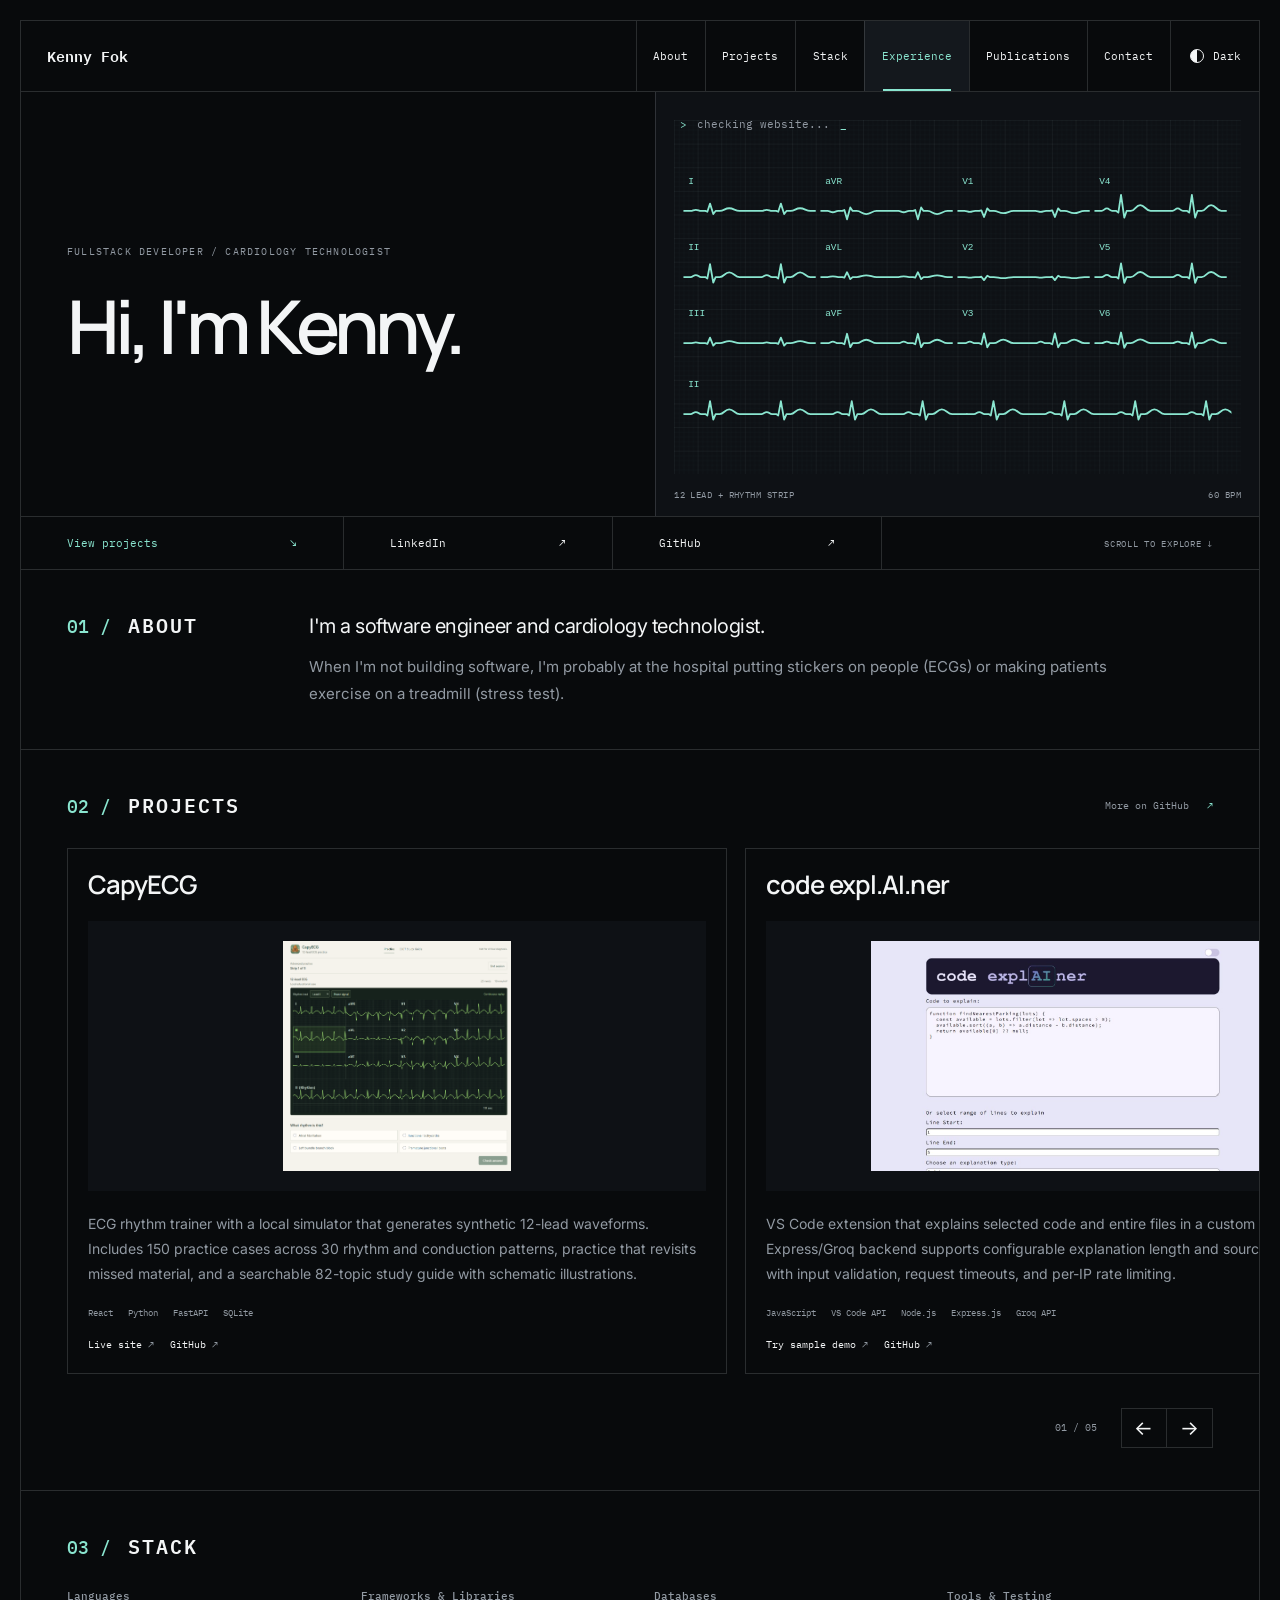
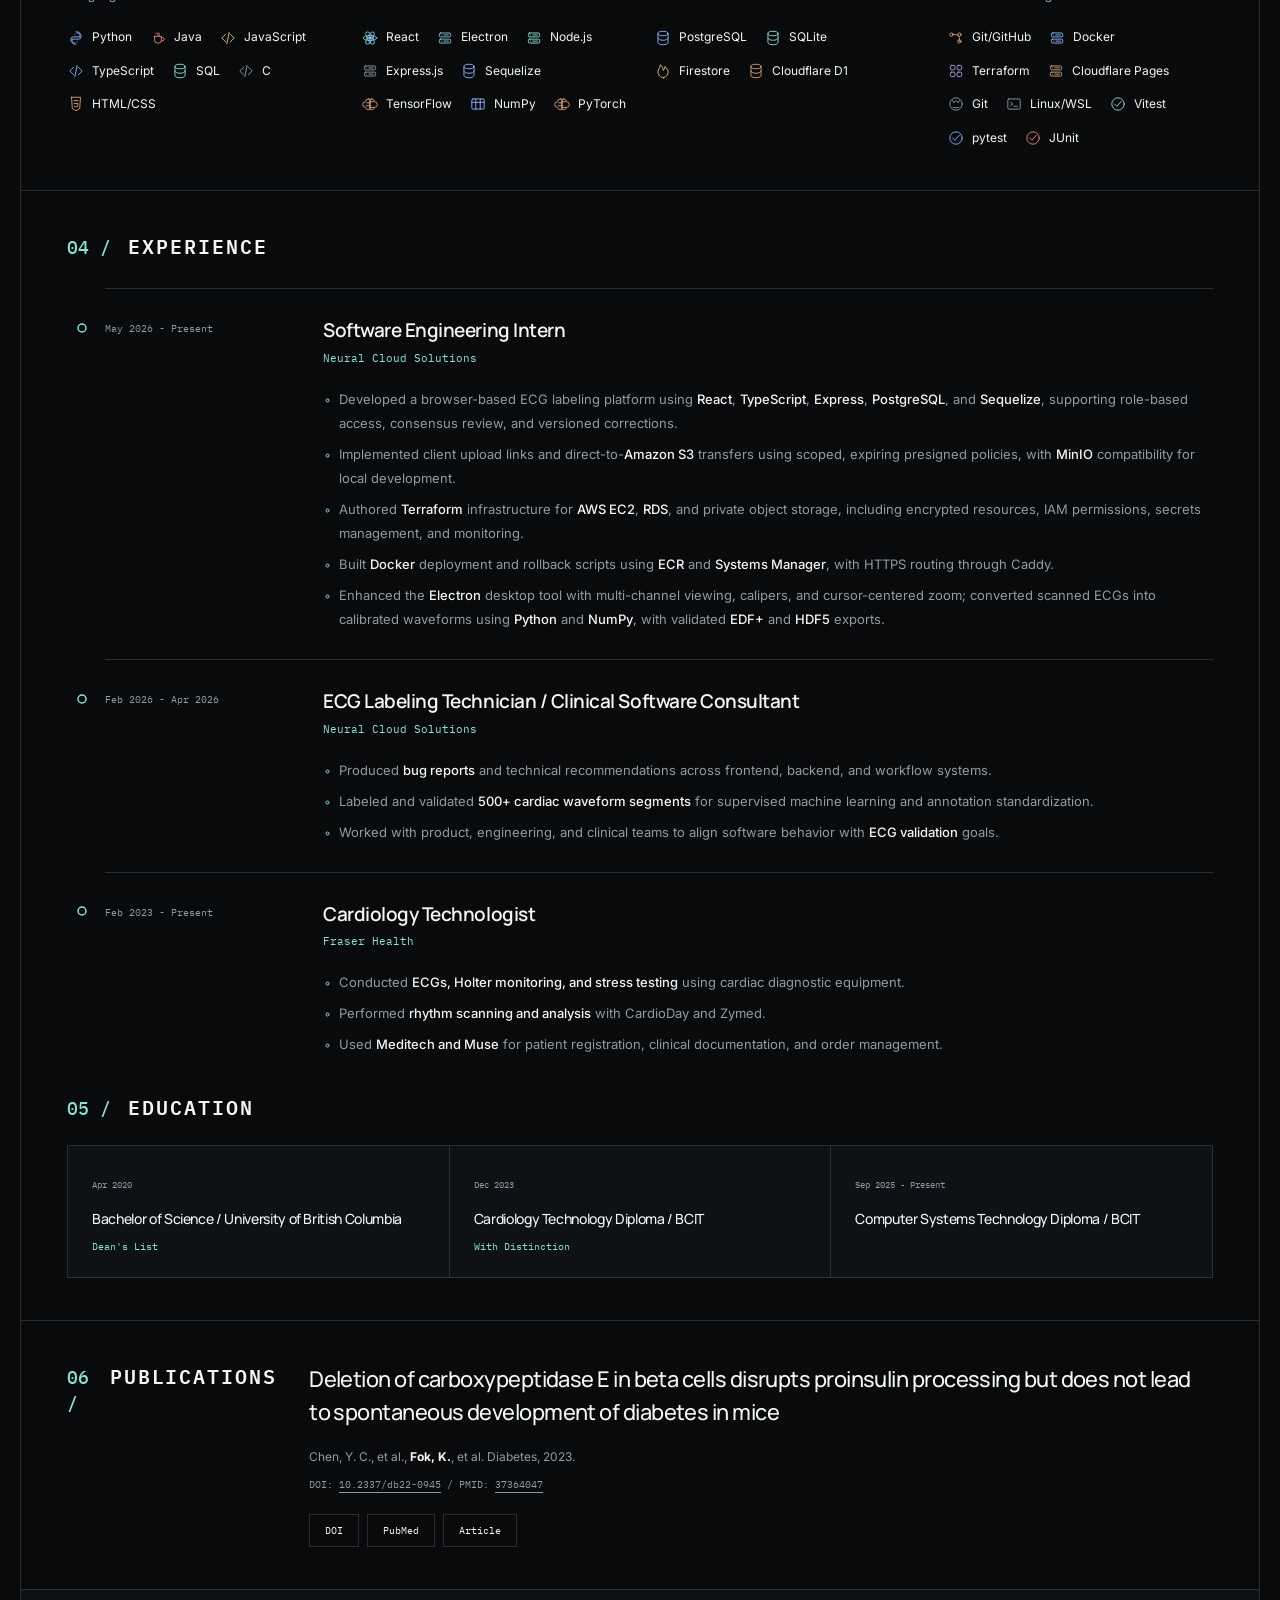
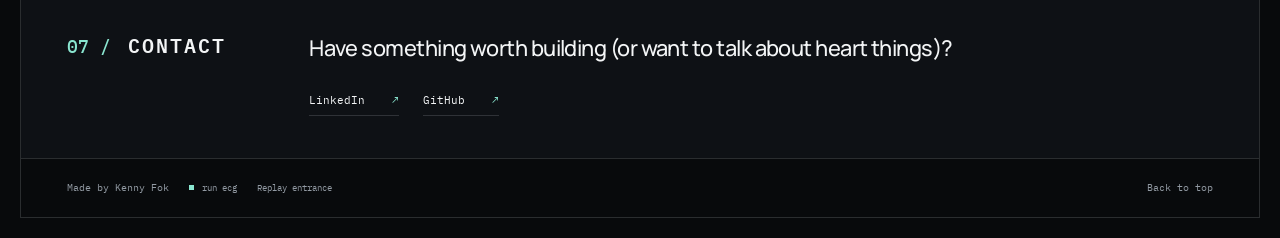
<file: index.html>
<!doctype html>
<html lang="en">
  <head>
    <meta charset="utf-8" />
    <meta name="viewport" content="width=device-width, initial-scale=1" />
    <meta
      name="description"
      content="Kenny Fok is a fullstack developer and cardiology technologist building web apps, developer tools, and data-driven software."
    />
    <meta property="og:title" content="Kenny Fok | Fullstack Developer" />
    <meta
      property="og:description"
      content="Software engineer with a cardiology technologist's training. Web apps, validation tooling, and research software."
    />
    <meta property="og:type" content="website" />
    <meta name="theme-color" content="#0a0c0b" />
    <title>Kenny Fok | Fullstack Developer</title>
    <script>
      // Storage may be unavailable in private browsing. Keep the site usable.
      try {
        document.documentElement.dataset.theme = localStorage.getItem("theme") || "dark";
        if (!localStorage.getItem("kenny-ecg-intro-seen") &&
            !matchMedia("(prefers-reduced-motion: reduce)").matches && !location.hash) {
          document.documentElement.classList.add("intro-pending");
        }
      } catch (_) {
        document.documentElement.dataset.theme = "dark";
      }
    </script>
    <link rel="stylesheet" href="assets/css/main.css?v=17" />
  </head>
  <body id="top">
    <a class="skip-link" href="#main">Skip to content</a>
    <div class="site-intro" aria-hidden="true">
      <div class="intro-label"><span>KF / INITIALIZING</span><span>01 — 01</span></div>
      <svg viewBox="0 0 1000 240" preserveAspectRatio="xMidYMid meet" focusable="false">
        <path class="intro-baseline" d="M0 130H1000" />
        <path class="intro-trace" pathLength="1" d="M0 130H190C205 130 210 112 225 112S245 130 260 130H345L365 148L390 38L418 192L438 130H515C540 130 552 88 580 88S620 130 650 130H1000" />
      </svg>
      <div class="intro-label intro-label--bottom"><span>NORMAL SINUS RHYTHM</span><span>KENNY FOK</span></div>
    </div>
    <svg class="icon-sprite" aria-hidden="true" focusable="false">
      <symbol id="icon-react" viewBox="0 0 32 32">
        <circle cx="16" cy="16" r="2.4" fill="currentColor" />
        <ellipse cx="16" cy="16" rx="12" ry="4.6" />
        <ellipse cx="16" cy="16" rx="12" ry="4.6" transform="rotate(60 16 16)" />
        <ellipse cx="16" cy="16" rx="12" ry="4.6" transform="rotate(120 16 16)" />
      </symbol>
      <symbol id="icon-code" viewBox="0 0 32 32">
        <path d="M12 9 5 16l7 7M20 9l7 7-7 7M18 6l-4 20" />
      </symbol>
      <symbol id="icon-html" viewBox="0 0 32 32">
        <path d="M8 4h16l-1.5 20L16 28l-6.5-4L8 4Z" />
        <path d="M12 10h8M12.5 15h7L19 20l-3 1.5L13 20" />
      </symbol>
      <symbol id="icon-css" viewBox="0 0 32 32">
        <path d="M8 4h16l-1.5 20L16 28l-6.5-4L8 4Z" />
        <path d="M20 10h-8l.5 5H19l-.5 5-2.5 1.5-2.5-1.5" />
      </symbol>
      <symbol id="icon-grid" viewBox="0 0 32 32">
        <rect x="6" y="6" width="8" height="8" rx="2" />
        <rect x="18" y="6" width="8" height="8" rx="2" />
        <rect x="6" y="18" width="8" height="8" rx="2" />
        <rect x="18" y="18" width="8" height="8" rx="2" />
      </symbol>
      <symbol id="icon-server" viewBox="0 0 32 32">
        <rect x="6" y="7" width="20" height="7" rx="2" />
        <rect x="6" y="18" width="20" height="7" rx="2" />
        <path d="M10 10.5h.1M10 21.5h.1M14 10.5h8M14 21.5h8" />
      </symbol>
      <symbol id="icon-python" viewBox="0 0 32 32">
        <path d="M16 5c4 0 7 1 7 4v5H11a4 4 0 0 0-4 4v2c0 3 3 5 7 5" />
        <path d="M16 27c-4 0-7-1-7-4v-5h12a4 4 0 0 0 4-4v-2c0-3-3-5-7-5" />
        <path d="M14 9h.1M18 23h.1" />
      </symbol>
      <symbol id="icon-cup" viewBox="0 0 32 32">
        <path d="M10 13h12v7a5 5 0 0 1-5 5h-2a5 5 0 0 1-5-5v-7Z" />
        <path d="M22 15h2a3 3 0 0 1 0 6h-2M12 8c2-2 6 0 3 3M18 7c2 2-2 3 0 5" />
      </symbol>
      <symbol id="icon-database" viewBox="0 0 32 32">
        <ellipse cx="16" cy="8" rx="9" ry="4" />
        <path d="M7 8v16c0 2.2 4 4 9 4s9-1.8 9-4V8M7 16c0 2.2 4 4 9 4s9-1.8 9-4" />
      </symbol>
      <symbol id="icon-flame" viewBox="0 0 32 32">
        <path d="M17 28c5-2 8-5 8-10 0-4-2-7-6-10 .5 3-.5 5-3 7 .5-4-1-7-5-10 1 5-4 7-4 13 0 5 4 9 10 10Z" />
      </symbol>
      <symbol id="icon-heartbeat" viewBox="0 0 32 32">
        <path d="M5 16h5l2-6 5 14 3-8h7" />
        <path d="M8 13c-2-5 5-9 8-3 3-6 10-2 8 4" />
      </symbol>
      <symbol id="icon-table" viewBox="0 0 32 32">
        <rect x="5" y="7" width="22" height="18" rx="2" />
        <path d="M5 13h22M12 7v18M20 7v18" />
      </symbol>
      <symbol id="icon-brain" viewBox="0 0 32 32">
        <path d="M13 7a5 5 0 0 0-5 5 5 5 0 0 0 0 10 5 5 0 0 0 8 3V8a5 5 0 0 0-3-1Z" />
        <path d="M19 7a5 5 0 0 1 5 5 5 5 0 0 1 0 10 5 5 0 0 1-8 3V8a5 5 0 0 1 3-1Z" />
        <path d="M10 14h6M16 19H9M16 12h6M16 22h7" />
      </symbol>
      <symbol id="icon-eye" viewBox="0 0 32 32">
        <path d="M4 16s4-8 12-8 12 8 12 8-4 8-12 8S4 16 4 16Z" />
        <circle cx="16" cy="16" r="3" />
      </symbol>
      <symbol id="icon-check" viewBox="0 0 32 32">
        <circle cx="16" cy="16" r="11" />
        <path d="m10 16 4 4 8-9" />
      </symbol>
      <symbol id="icon-git" viewBox="0 0 32 32">
        <path d="M10 10h7a5 5 0 0 1 5 5v7" />
        <circle cx="8" cy="10" r="3" />
        <circle cx="22" cy="22" r="3" />
        <circle cx="22" cy="10" r="3" />
      </symbol>
      <symbol id="icon-github" viewBox="0 0 32 32">
        <circle cx="16" cy="16" r="11" />
        <path d="M11 22c1.5 1 8.5 1 10 0M12 13c1-3 7-3 8 0M12 13l-2-3M20 13l2-3" />
      </symbol>
      <symbol id="icon-terminal" viewBox="0 0 32 32">
        <rect x="5" y="7" width="22" height="18" rx="2" />
        <path d="m10 13 4 3-4 3M16 20h6" />
      </symbol>
      <symbol id="icon-figma" viewBox="0 0 32 32">
        <circle cx="12" cy="9" r="4" />
        <circle cx="20" cy="9" r="4" />
        <circle cx="12" cy="16" r="4" />
        <circle cx="20" cy="16" r="4" />
        <circle cx="12" cy="23" r="4" />
      </symbol>
    </svg>
    <header class="site-header">
      <a class="brand" href="#top" aria-label="Kenny Fok home">Kenny Fok</a>
      <nav class="site-nav" aria-label="Primary navigation">
        <a href="#about">About</a>
        <a href="#work">Projects</a>
        <a href="#stack">Stack</a>
        <a href="#experience">Experience</a>
        <a href="#publications">Publications</a>
        <a href="#contact">Contact</a>
        <button
          class="theme-toggle"
          type="button"
          aria-label="Toggle color theme"
        >
          Dark
        </button>
      </nav>
    </header>

    <main id="main">
      <section class="hero" aria-labelledby="intro-title">
        <div class="hero-copy">
        <p class="eyebrow" data-hero>Fullstack Developer / Cardiology Technologist</p>
        <h1 id="intro-title" data-hero>Hi, I'm Kenny.</h1>
        </div>
        <div class="signal-art">
          <div class="terminal-status" role="img" aria-label="Website heartbeat animation: checking website, then website healthy.">
            <span class="terminal-prompt" aria-hidden="true">&gt;</span>
            <span class="terminal-readout" aria-hidden="true">
              <span class="terminal-state terminal-checking">checking website<span class="terminal-dots"><span>.</span><span>.</span><span>.</span></span></span>
              <span class="terminal-state terminal-healthy"><span class="heartbeat-dot"></span>website healthy</span>
            </span>
            <span class="terminal-cursor" aria-hidden="true">_</span>
          </div>
          <svg class="hero-ecg" viewBox="0 0 960 600" role="img" aria-label="A continuously scrolling single-lead ECG showing sinus rhythm." focusable="false">
            <defs>
              <pattern id="ecg-small-grid" width="8" height="8" patternUnits="userSpaceOnUse"><path d="M8 0H0V8" class="ecg-grid-minor" /></pattern>
              <pattern id="ecg-paper-grid" width="40" height="40" patternUnits="userSpaceOnUse"><rect width="40" height="40" fill="url(#ecg-small-grid)" /><path d="M40 0H0V40" class="ecg-grid-major" /></pattern>
              <path id="sinus-beats" vector-effect="non-scaling-stroke" d="M0 300 h24 c8 0 10 -12 18 -12 s10 12 18 12 h14 l7 8 l9 -84 l11 108 l8 -32 h14 c14 0 17 -28 32 -28 s20 28 35 28 h50 h24 c8 0 10 -12 18 -12 s10 12 18 12 h14 l7 8 l9 -84 l11 108 l8 -32 h14 c14 0 17 -28 32 -28 s20 28 35 28 h50 h24 c8 0 10 -12 18 -12 s10 12 18 12 h14 l7 8 l9 -84 l11 108 l8 -32 h14 c14 0 17 -28 32 -28 s20 28 35 28 h50 h24 c8 0 10 -12 18 -12 s10 12 18 12 h14 l7 8 l9 -84 l11 108 l8 -32 h14 c14 0 17 -28 32 -28 s20 28 35 28 h50 " />
            </defs>
            <rect width="960" height="600" fill="url(#ecg-paper-grid)" />
            <g class="ecg-strip">
              <use href="#sinus-beats" />
              <use href="#sinus-beats" x="960" />
            </g>
          </svg>
          <div class="signal-caption" aria-hidden="true"><span>12 LEAD + RHYTHM STRIP</span><span>60 BPM</span></div>
        </div>
        <div class="hero-actions" aria-label="Intro links" data-hero>
          <a href="#work">View projects <span aria-hidden="true">↘</span></a>
          <a href="https://www.linkedin.com/in/kennyfok/">LinkedIn <span aria-hidden="true">↗</span></a>
          <a href="https://github.com/kennyklfok">GitHub <span aria-hidden="true">↗</span></a>
          <span class="hero-scroll" aria-hidden="true">SCROLL TO EXPLORE ↓</span>
        </div>
      </section>

      <section class="section split" id="about" aria-labelledby="about-title">
        <div class="reveal">
          <h2 class="section-kicker" id="about-title" data-index="01">About</h2>
        </div>
        <div class="section-body reveal">
          <p>
            I'm a software engineer and cardiology technologist.
          </p>
          <p>
          When I'm not building software, I'm probably at the hospital putting stickers on people (ECGs) or making patients exercise on a treadmill (stress test). 
          </p>
        </div>
      </section>

      <section class="section" id="work" aria-labelledby="work-title">
        <div class="section-heading reveal">
          <div>
            <h2 class="section-kicker" id="work-title" data-index="02">Projects</h2>
          </div>
          <a class="text-link" href="https://github.com/kennyklfok"
            >More on GitHub</a
          >
        </div>
        <div class="project-grid" id="project-track" role="region" aria-roledescription="carousel" aria-label="Project gallery. Use left and right arrow keys to browse." tabindex="0">
          <article class="project-card reveal">
            <div class="card-top">
              <div class="project-links">
                <a href="https://capyecg.onrender.com/">Live site</a>
                <a href="https://github.com/kennyklfok/CapyECG">GitHub</a>
              </div>
            </div>
            <h3>CapyECG</h3>
            <p class="card-problem">
              ECG rhythm trainer with a local simulator that generates synthetic
              12-lead waveforms. Includes 150 practice cases across 30 rhythm
              and conduction patterns, practice that revisits missed material,
              and a searchable 82-topic study guide with schematic illustrations.
            </p>
            <ul class="tags" aria-label="Technologies">
              <li>React</li>
              <li>Python</li>
              <li>FastAPI</li>
              <li>SQLite</li>
            </ul>
            <figure class="project-media">
              <a class="project-preview" href="assets/images/projects/capyecg-answers.png" target="_blank" rel="noopener" aria-label="Expand CapyECG screenshot">
                <img src="assets/images/projects/capyecg-answers.png" alt="CapyECG practice screen with a twelve-lead ECG, rhythm strip, and multiple-choice answer options" width="1022" height="1031" loading="eager" decoding="async" />
              </a>
              <figcaption>Live app · ECG rhythm practice <span aria-hidden="true">↗</span></figcaption>
            </figure>
          </article>
          <article class="project-card reveal">
            <div class="card-top">
              <div class="project-links">
                <a href="assets/demos/code-explainer/">Try sample demo</a>
                <a href="https://github.com/kennyklfok/hackthebreak2026"
                  >GitHub</a
                >
              </div>
            </div>
            <h3>code expl.AI.ner</h3>
            <p class="card-problem">
              VS Code extension that explains selected code and entire files
              in a custom webview. An Express/Groq backend supports configurable
              explanation length and source line references, with input validation,
              request timeouts, and per-IP rate limiting.
            </p>
            <ul class="tags" aria-label="Technologies">
              <li>JavaScript</li>
              <li>VS Code API</li>
              <li>Node.js</li>
              <li>Express.js</li>
              <li>Groq API</li>
            </ul>
            <figure class="project-media">
              <a class="project-preview" href="assets/images/projects/code-explainer.png" target="_blank" rel="noopener" aria-label="Expand code expl.AI.ner screenshot">
                <img src="assets/images/projects/code-explainer.png" alt="Code explainer webview displaying a JavaScript function and line selection controls" width="1265" height="712" loading="eager" decoding="async" />
              </a>
              <figcaption>Extension webview · sample JavaScript <span aria-hidden="true">↗</span></figcaption>
            </figure>
          </article>
          <article class="project-card reveal" id="project-hospital">
            <div class="card-top">
              <div class="project-links">
                <a href="https://bh-card-website.web.app/">Live site</a>
                <a href="https://github.com/kennyklfok/BH-CARD-Website"
                  >GitHub</a
                >
              </div>
            </div>
            <h3>Burnaby Hospital Diagnostic Cardiology Website</h3>
            <p class="card-problem">
              Responsive multi-page clinical department website built with a
              modular frontend architecture, Vite-optimized assets, and
              Firebase hosting for production delivery.
            </p>
            <ul class="tags" aria-label="Technologies">
              <li>HTML</li>
              <li>CSS</li>
              <li>Firebase</li>
            </ul>
            <figure class="project-media">
              <a class="project-preview" href="assets/images/projects/hospital.png" target="_blank" rel="noopener" aria-label="Expand Burnaby Hospital Diagnostic Cardiology Website screenshot">
                <img src="assets/images/projects/hospital.png" alt="Burnaby Hospital Diagnostic Cardiology website showing service navigation in its desktop layout" width="1102" height="892" loading="eager" decoding="async" />
              </a>
              <figcaption>Live site · desktop view <span aria-hidden="true">↗</span></figcaption>
            </figure>
          </article>
          <article class="project-card reveal">
            <div class="card-top">
              <div class="project-links">
                <a href="https://bby-27.web.app/">Live site</a>
                <a href="https://github.com/kennyklfok/SureSpot">GitHub</a>
              </div>
            </div>
            <h3>SureSpot</h3>
            <p class="card-problem">
              Real-time parking availability tracker with Firebase auth,
              Firestore data, geocoding, interactive map visualization, and
              Agile team collaboration.
            </p>
            <ul class="tags" aria-label="Technologies">
              <li>JavaScript</li>
              <li>Firestore</li>
              <li>MapTiler</li>
            </ul>
            <figure class="project-media">
              <a class="project-preview" href="assets/images/projects/surespot.png" target="_blank" rel="noopener" aria-label="Expand SureSpot screenshot">
                <img src="assets/images/projects/surespot.png" alt="SureSpot parking map centered on BCIT with parking status legend and navigation controls" width="1102" height="892" loading="eager" decoding="async" />
              </a>
              <figcaption>Live app · BCIT parking map <span aria-hidden="true">↗</span></figcaption>
            </figure>
          </article>
          <article class="project-card reveal" id="project-holter">
            <div class="card-top">
              <div class="project-links">
                <a href="https://holter-box-check.pages.dev/">Live site</a>
                <a href="https://github.com/kennyklfok/holter-box-check">GitHub</a>
              </div>
            </div>
            <h3>Holter Box Check</h3>
            <p class="card-problem">
              Staff check-in tool for a hospital Holter drop-off box. Records timestamped checks and recent history, with expiring sessions, rate-limited sign-in, and duplicate-safe submissions backed by Cloudflare D1.
            </p>
            <ul class="tags" aria-label="Technologies">
              <li>TypeScript</li>
              <li>Cloudflare Pages</li>
              <li>Pages Functions</li>
              <li>D1</li>
            </ul>
            <figure class="project-media">
              <a class="project-preview" href="assets/images/projects/holter.png" target="_blank" rel="noopener" aria-label="Expand Holter Box Check screenshot">
                <img src="assets/images/projects/holter.png" alt="Holter Box Check dashboard with a sample staff check and check-in button" width="1280" height="720" loading="eager" decoding="async" />
              </a>
              <figcaption>Check-in dashboard · sample data <span aria-hidden="true">↗</span></figcaption>
            </figure>
          </article>
        </div>
        <div class="project-controls">
          <div class="project-pagination" aria-label="Choose a project"></div>
          <span class="project-counter" aria-live="polite" aria-atomic="true">01 / 05</span>
          <div class="project-arrows">
            <button type="button" class="project-prev" aria-label="Previous project" aria-controls="project-track">←</button>
            <button type="button" class="project-next" aria-label="Next project" aria-controls="project-track">→</button>
          </div>
        </div>
      </section>

      <section
        class="section stack-section"
        id="stack"
        aria-labelledby="stack-title"
      >
        <div class="reveal">
          <h2 class="section-kicker" id="stack-title" data-index="03">Stack</h2>
        </div>
        <div class="stack-grid" aria-label="Technical stack">
          <section class="stack-column reveal">
            <h3>Languages</h3>
            <ul class="skill-list">
              <li><svg class="skill-icon tone-blue" aria-hidden="true"><use href="#icon-python"></use></svg>Python</li>
              <li><svg class="skill-icon tone-red" aria-hidden="true"><use href="#icon-cup"></use></svg>Java</li>
              <li><svg class="skill-icon tone-yellow" aria-hidden="true"><use href="#icon-code"></use></svg>JavaScript</li>
              <li><svg class="skill-icon tone-blue" aria-hidden="true"><use href="#icon-code"></use></svg>TypeScript</li>
              <li><svg class="skill-icon tone-teal" aria-hidden="true"><use href="#icon-database"></use></svg>SQL</li>
              <li><svg class="skill-icon tone-gray" aria-hidden="true"><use href="#icon-code"></use></svg>C</li>
              <li><svg class="skill-icon tone-orange" aria-hidden="true"><use href="#icon-html"></use></svg>HTML/CSS</li>
            </ul>
          </section>
          <section class="stack-column reveal">
            <h3>Frameworks &amp; Libraries</h3>
            <ul class="skill-list">
              <li><svg class="skill-icon tone-cyan" aria-hidden="true"><use href="#icon-react"></use></svg>React</li>
              <li><svg class="skill-icon tone-cyan" aria-hidden="true"><use href="#icon-server"></use></svg>Electron</li>
              <li><svg class="skill-icon tone-green" aria-hidden="true"><use href="#icon-server"></use></svg>Node.js</li>
              <li><svg class="skill-icon tone-gray" aria-hidden="true"><use href="#icon-server"></use></svg>Express.js</li>
              <li><svg class="skill-icon tone-blue" aria-hidden="true"><use href="#icon-database"></use></svg>Sequelize</li>
              <li><svg class="skill-icon tone-orange" aria-hidden="true"><use href="#icon-brain"></use></svg>TensorFlow</li>
              <li><svg class="skill-icon tone-blue" aria-hidden="true"><use href="#icon-table"></use></svg>NumPy</li>
              <li><svg class="skill-icon tone-orange" aria-hidden="true"><use href="#icon-brain"></use></svg>PyTorch</li>
            </ul>
          </section>
          <section class="stack-column reveal">
            <h3>Databases</h3>
            <ul class="skill-list">
              <li><svg class="skill-icon tone-blue" aria-hidden="true"><use href="#icon-database"></use></svg>PostgreSQL</li>
              <li><svg class="skill-icon tone-teal" aria-hidden="true"><use href="#icon-database"></use></svg>SQLite</li>
              <li><svg class="skill-icon tone-yellow" aria-hidden="true"><use href="#icon-flame"></use></svg>Firestore</li>
              <li><svg class="skill-icon tone-orange" aria-hidden="true"><use href="#icon-database"></use></svg>Cloudflare D1</li>
            </ul>
          </section>
          <section class="stack-column reveal">
            <h3>Tools &amp; Testing</h3>
            <ul class="skill-list">
              <li><svg class="skill-icon tone-orange" aria-hidden="true"><use href="#icon-git"></use></svg>Git/GitHub</li>
              <li><svg class="skill-icon tone-blue" aria-hidden="true"><use href="#icon-server"></use></svg>Docker</li>
              <li><svg class="skill-icon tone-purple" aria-hidden="true"><use href="#icon-grid"></use></svg>Terraform</li>
              <li><svg class="skill-icon tone-orange" aria-hidden="true"><use href="#icon-server"></use></svg>Cloudflare Pages</li>
              <li><svg class="skill-icon tone-gray" aria-hidden="true"><use href="#icon-github"></use></svg>Git</li>
              <li><svg class="skill-icon tone-gray" aria-hidden="true"><use href="#icon-terminal"></use></svg>Linux/WSL</li>
              <li><svg class="skill-icon tone-green" aria-hidden="true"><use href="#icon-check"></use></svg>Vitest</li>
              <li><svg class="skill-icon tone-blue" aria-hidden="true"><use href="#icon-check"></use></svg>pytest</li>
              <li><svg class="skill-icon tone-red" aria-hidden="true"><use href="#icon-check"></use></svg>JUnit</li>
            </ul>
          </section>
        </div>
      </section>

      <section
        class="section timeline"
        id="experience"
        aria-labelledby="experience-title"
      >
        <div class="section-heading reveal">
          <div>
            <h2 class="section-kicker" id="experience-title" data-index="04">Experience</h2>
          </div>
        </div>
        <div class="timeline-flow">
          <ol>
          <li class="reveal">
            <span>May 2026 - Present</span>
            <div>
              <h3>Software Engineering Intern</h3>
              <h5>Neural Cloud Solutions</h5>

              <ul class="detail-list">
                <li>Developed a browser-based ECG labeling platform using <strong>React</strong>, <strong>TypeScript</strong>, <strong>Express</strong>, <strong>PostgreSQL</strong>, and <strong>Sequelize</strong>, supporting role-based access, consensus review, and versioned corrections.</li>
                <li>Implemented client upload links and direct-to-<strong>Amazon S3</strong> transfers using scoped, expiring presigned policies, with <strong>MinIO</strong> compatibility for local development.</li>
                <li>Authored <strong>Terraform</strong> infrastructure for <strong>AWS EC2</strong>, <strong>RDS</strong>, and private object storage, including encrypted resources, IAM permissions, secrets management, and monitoring.</li>
                <li>Built <strong>Docker</strong> deployment and rollback scripts using <strong>ECR</strong> and <strong>Systems Manager</strong>, with HTTPS routing through Caddy.</li>
                <li>Enhanced the <strong>Electron</strong> desktop tool with multi-channel viewing, calipers, and cursor-centered zoom; converted scanned ECGs into calibrated waveforms using <strong>Python</strong> and <strong>NumPy</strong>, with validated <strong>EDF+</strong> and <strong>HDF5</strong> exports.</li>
              </ul>
            </div>
          </li>
          <li class="reveal">
            <span>Feb 2026 - Apr 2026</span>
            <div>
              <h3>ECG Labeling Technician / Clinical Software Consultant</h3>
              <h5>Neural Cloud Solutions</h5>
              <ul class="detail-list">
                <li>
                  Produced <strong>bug reports</strong> and technical recommendations across
                  frontend, backend, and workflow systems.
                </li>
                <li>
                  Labeled and validated <strong>500+ cardiac waveform segments</strong> for
                  supervised machine learning and annotation standardization.
                </li>
                <li>
                  Worked with product, engineering, and clinical teams to align
                  software behavior with <strong>ECG validation</strong> goals.
                </li>
              </ul>
            </div>
          </li>
          <li class="reveal">
            <span>Feb 2023 - Present</span>
            <div>
              <h3>Cardiology Technologist</h3>
              <h5>Fraser Health</h5>
              <ul class="detail-list">
                <li>
                  Conducted <strong>ECGs, Holter monitoring, and stress testing</strong> using
                  cardiac diagnostic equipment.
                </li>
                <li>
                  Performed <strong>rhythm scanning and analysis</strong> with CardioDay and
                  Zymed.
                </li>
                <li>
                  Used <strong>Meditech and Muse</strong> for patient registration, clinical
                  documentation, and order management.
                </li>
              </ul>
            </div>
          </li>
          </ol>
        </div>
        <div class="education-block reveal">
          <h2 class="section-kicker" data-index="05">Education</h2>
          <div class="education-grid">
            <article>
              <span>Apr 2020</span>
              <h3>Bachelor of Science / University of British Columbia</h3>
              <p>Dean's List</p>
            </article>
            <article>
              <span>Dec 2023</span>
              <h3>Cardiology Technology Diploma / BCIT</h3>
              <p>With Distinction</p>
            </article>
            <article>
              <span>Sep 2025 - Present</span>
              <h3>Computer Systems Technology Diploma / BCIT</h3>
            </article>
          </div>
        </div>
      </section>

      <section
        class="section publication"
        id="publications"
        aria-labelledby="publications-title"
      >
        <h2 class="section-kicker reveal" id="publications-title" data-index="06">Publications</h2>
        <article class="publication-card reveal">
          <h3 id="publication-title">
            Deletion of carboxypeptidase E in beta cells disrupts proinsulin
            processing but does not lead to spontaneous development of diabetes
            in mice
          </h3>
          <p class="publication-authors">
            Chen, Y. C., et al., <strong>Fok, K.</strong>, et al. Diabetes, 2023.
          </p>
          <p class="publication-meta">
            DOI:
            <a href="https://doi.org/10.2337/db22-0945">10.2337/db22-0945</a>
            / PMID:
            <a href="https://pubmed.ncbi.nlm.nih.gov/37364047/">37364047</a>
          </p>
          <div class="publication-links">
            <a href="https://doi.org/10.2337/db22-0945">DOI</a>
            <a href="https://pubmed.ncbi.nlm.nih.gov/37364047/">PubMed</a>
            <a
              href="https://diabetesjournals.org/diabetes/article/72/9/1277/153340/Deletion-of-Carboxypeptidase-E-in-Cells-Disrupts"
              >Article</a
            >
          </div>
        </article>
      </section>

      <section
        class="section contact"
        id="contact"
        aria-labelledby="contact-title"
      >
        <p class="section-kicker reveal" data-index="07">Contact</p>
        <h2 id="contact-title" class="reveal">Have something worth building (or want to talk about heart things)?</h2>
        <div class="contact-links reveal">
          <a href="https://www.linkedin.com/in/kennyfok/">LinkedIn</a>
          <a href="https://github.com/kennyklfok">GitHub</a>
        </div>
      </section>
    </main>

    <dialog class="image-lightbox" id="project-image-dialog" aria-labelledby="project-image-title">
      <div class="image-lightbox-header">
        <h2 id="project-image-title">Project screenshot</h2>
        <button class="image-lightbox-close" type="button" aria-label="Close expanded image" autofocus>Close ×</button>
      </div>
      <img class="image-lightbox-image" alt="" />
    </dialog>

    <footer class="site-footer">
      <p>
        Made by Kenny Fok
        <button class="egg-btn" type="button" title="Run a rhythm across the screen">
          run ecg
        </button>
        <button class="replay-intro" type="button">Replay entrance</button>
      </p>
      <a href="#top">Back to top</a>
    </footer>

    <script src="assets/js/main.js?v=9" defer></script>
  </body>
</html>
</file>
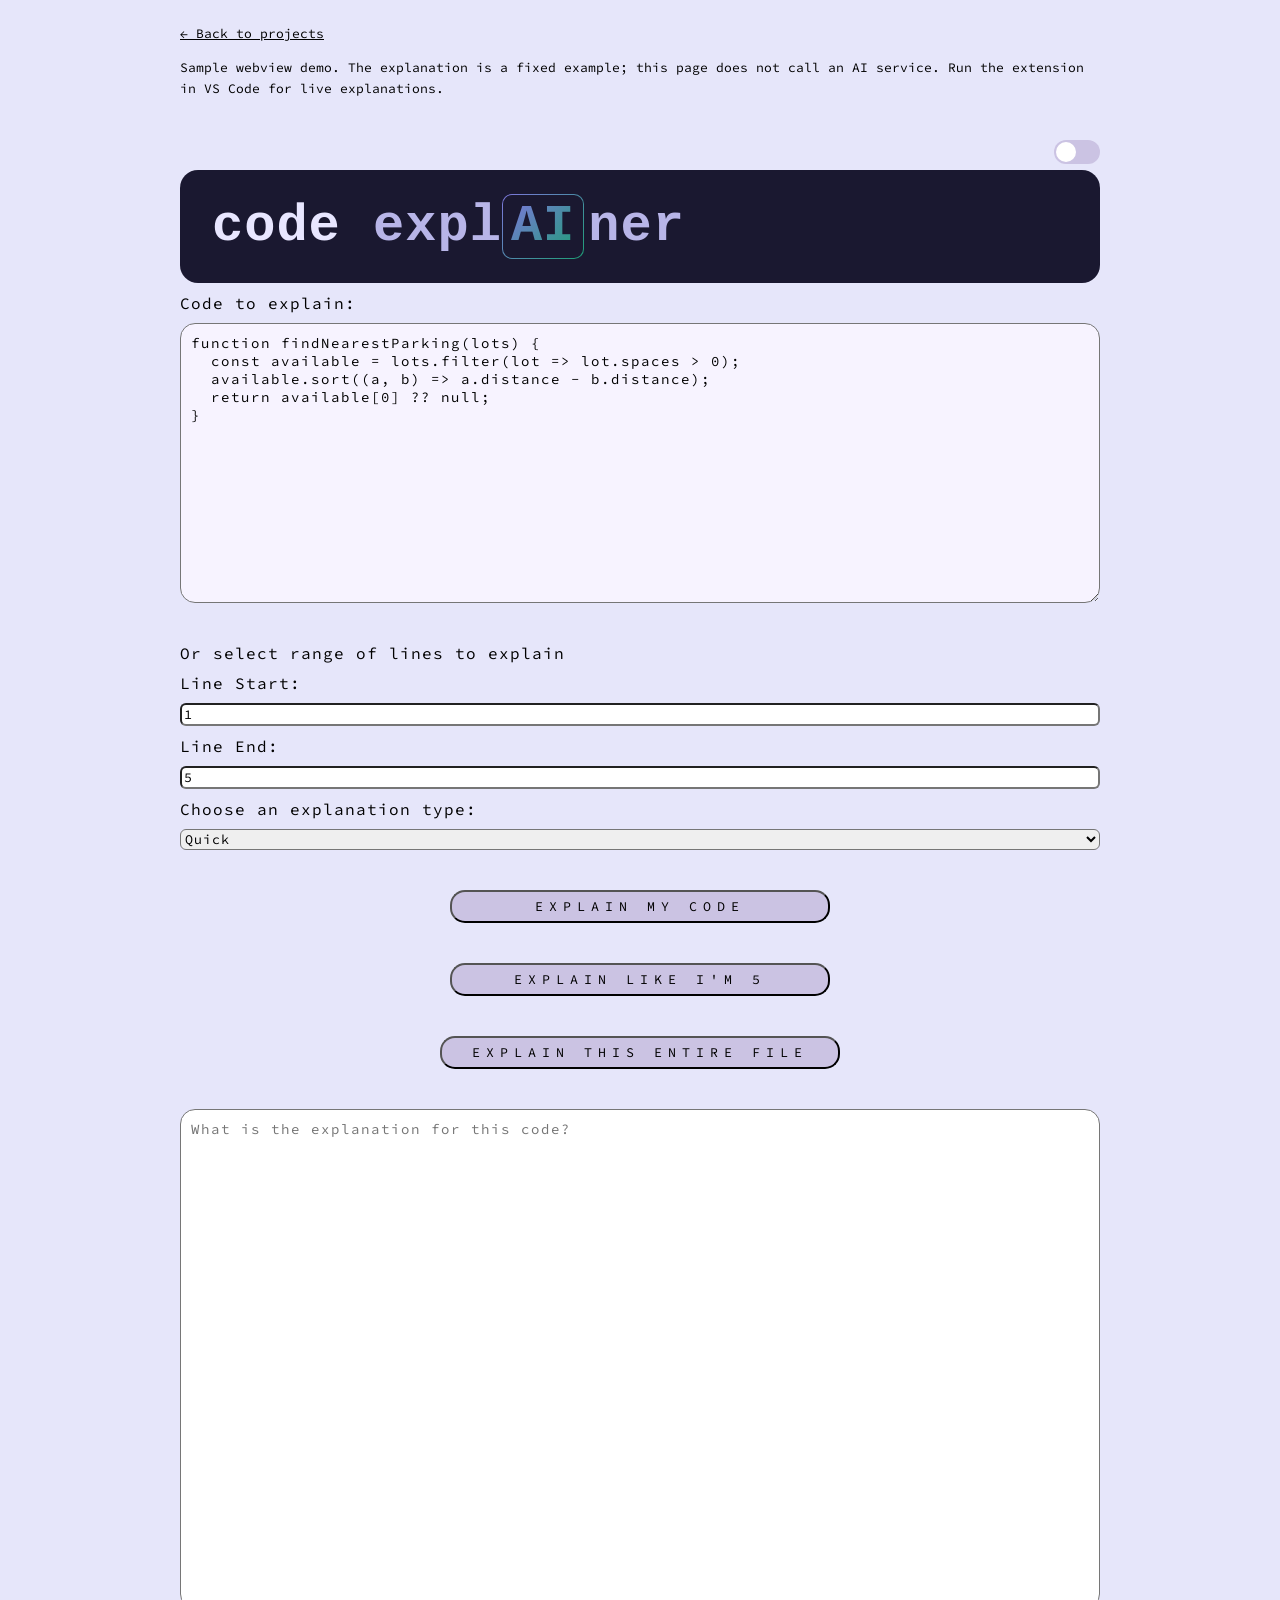
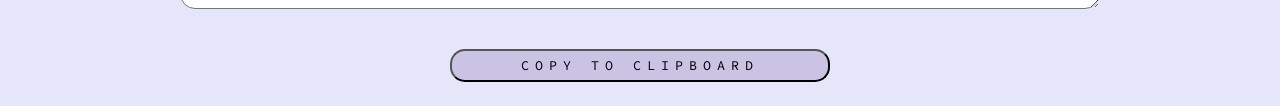
<file: assets/demos/code-explainer/index.html>
<!doctype html>
<html lang="en">
  <head>
    <meta charset="UTF-8" />
    <meta name="viewport" content="width=device-width, initial-scale=1" />
    <link rel="stylesheet" href="style.css" />
    <style>
      .logo {
        font-family: "Courier New", monospace;
        font-size: 52px;
        font-weight: 700;
        display: inline-flex;
        align-items: center;
        background: #1a1830;
        padding: 24px 32px;
        border-radius: 18px;
      }

      .light {
        color: #e8e6ff;
      }
      .dim {
        color: #b8b5e8;
      }

      .ai-wrapper {
        display: inline-block;
        border: 1.5px solid transparent;
        border-radius: 10px;
        padding: 2px 8px;
        margin: 0 4px 0 0;
        background:
          linear-gradient(#1a1830, #1a1830) padding-box,
          linear-gradient(135deg, #7f77dd, #1d9e75) border-box;
      }

      .ai {
        background: linear-gradient(135deg, #7f77dd, #1d9e75);
        -webkit-background-clip: text;
        -webkit-text-fill-color: transparent;
        background-clip: text;
      }
    </style>
    <title>code explAIner</title>
  <style>
      body { flex-direction: column; align-items: center; }
      .demo-notice { width: min(920px, 100%); margin: 0 auto 28px; font-size: 13px; letter-spacing: 0; line-height: 1.6; }
      .demo-notice a { color: inherit; }
      @media (max-width: 560px) { body { padding: 16px; } .logo { font-size: 26px; padding: 20px 10px; } #explainbutton, #eli5button, #copybutton, #explainfilebutton { min-width: 0; width: 100%; letter-spacing: 2px; } }
    </style>
  </head>

  <body>
    <aside class="demo-notice" aria-label="About this demo">
      <a href="../../../index.html#work">← Back to projects</a>
      <p>Sample webview demo. The explanation is a fixed example; this page does not call an AI service. Run the extension in VS Code for live explanations.</p>
    </aside>
    <div class="container">
      <div class="explaining">
        <div class="theme-switch">
          <input type="checkbox" id="theme-toggle" />
          <label for="theme-toggle" class="switch"></label>
        </div>
        <br />

        <div class="logo">
          <span class="light">code</span>&nbsp<span class="dim">expl</span
          ><span class="ai-wrapper"><span class="ai">AI</span></span
          ><span class="dim">ner</span>
        </div>

        <label for="codeinput">Code to explain:</label>
        <textarea id="codeinput" readonly></textarea>
        <br />
        <label for="range-start">Or select range of lines to explain</label>
        <!-- <br> -->
        Line Start:
        <input type="number" id="range-start" value="1" min="1" max="100000" />

        Line End:
        <input type="number" id="range-end" value="1" min="1" max="100000" />

        <label for="length">Choose an explanation type:</label>
        <select name="length" id="length">
          <option value="short">Quick</option>
          <option value="medium">Standard</option>
          <option value="long">Detailed</option>
        </select>
        <br />
        <button id="explainbutton">EXPLAIN MY CODE</button>
        <br />

        <button id="eli5button">EXPLAIN LIKE I'M 5</button>
        <br />
        <button id="explainfilebutton">EXPLAIN THIS ENTIRE FILE</button>
        <br />

        <textarea
          id="output"
          placeholder="What is the explanation for this code?"
        ></textarea>
        <br />
        <button id="copybutton">COPY TO CLIPBOARD</button>
      </div>
    </div>

    <script src="demo-host.js"></script>
    <script src="script.js"></script>
  </body>
</html>
</file>
<file: assets/css/main.css>
@import url("https://fonts.googleapis.com/css2?family=IBM+Plex+Mono:wght@400;500;600&family=Inter:wght@400;500;600;700&family=Manrope:wght@500;600;700;800&display=swap");

/* Existing colours, a square instrument-panel frame, and restrained motion. */
:root {
  --bg: #080a0c; --panel: #0e1115; --panel-soft: #14181d;
  --text: #f3f5f6; --muted: #929aa3; --line: rgba(235,241,244,.15);
  --grid: rgba(138,230,208,.055); --accent: #8ae6d0; --accent-ink: #07100d;
  --research: #87b7ff; --pulse: #ec8a82;
  --mono: "IBM Plex Mono", ui-monospace, monospace;
  --sans: Inter, ui-sans-serif, system-ui, sans-serif;
  --heading: Manrope, var(--sans); --gutter: clamp(22px,3.6vw,56px);
  color-scheme: dark;
}
:root[data-theme="light"] {
  --bg: #f5f6f4; --panel: #f0f2ef; --panel-soft: #e9ece9;
  --text: #121618; --muted: #596369; --line: rgba(18,22,24,.18);
  --grid: rgba(8,126,105,.08); --accent: #087e69; --accent-ink: #fff;
  --research: #326fc2; --pulse: #bd4f47; color-scheme: light;
}
* { box-sizing: border-box; }
html { scroll-behavior: smooth; }
body { margin: 0; padding: 20px 20px 0; background: var(--bg); color: var(--text); font: 400 15px/1.7 var(--sans); }
::selection { background: var(--accent); color: var(--accent-ink); }
a { color: inherit; text-decoration: none; }
button { font: inherit; color: inherit; cursor: pointer; }
button,a { -webkit-tap-highlight-color: transparent; }
button,input { border-radius: 0; }
button:focus-visible,a:focus-visible,[tabindex]:focus-visible { outline: 2px solid var(--accent); outline-offset: 4px; }
h1,h2,h3,h5,p,figure { margin: 0; }
svg { display: block; }
.icon-sprite { position: absolute; width: 0; height: 0; overflow: hidden; }
.site-header,main,.site-footer { width: min(1480px,100%); margin-inline: auto; }
main { border-inline: 1px solid var(--line); }
.skip-link { position: fixed; top: -100px; left: 28px; z-index: 110; padding: 12px 20px; background: var(--accent); color: var(--accent-ink); }
.skip-link:focus { top: 28px; }

/* Navigation cells are part of the outer frame. */
.site-header { display: flex; align-items: stretch; position: sticky; top: 0; z-index: 30; min-height: 72px; border: 1px solid var(--line); background: var(--bg); }
.brand { display: flex; align-items: center; gap: 14px; padding: 18px 26px; flex: 1 0 auto; font: 600 15px var(--mono); }
.site-nav { display: flex; align-items: stretch; }
.site-nav a,.theme-toggle { display: flex; align-items: center; justify-content: center; padding: 16px clamp(10px,1.3vw,24px); border: 0; border-left: 1px solid var(--line); background: transparent; font: 400 11px var(--mono); }
.site-nav a { position: relative; transition: background 180ms,color 180ms; }
.site-nav a:hover,.site-nav a.active { background: var(--panel-soft); color: var(--accent); }
.site-nav a.active::after { position: absolute; content: ""; height: 2px; background: var(--accent); inset: auto 18px 0; }
.theme-toggle { gap: 9px; min-width: 89px; }
.theme-toggle::before { content: ""; width: 12px; height: 12px; border: 1px solid currentColor; background: linear-gradient(90deg,currentColor 50%,transparent 50%); border-radius: 50%; }
.theme-toggle:hover { color: var(--accent); }

/* The signal field accompanies the greeting, with no oversized type. */
.hero { display: grid; grid-template-columns: 1.05fr 1fr; position: relative; }
.hero-copy { display: flex; flex-direction: column; justify-content: center; min-height: 410px; padding: 60px var(--gutter); position: relative; }
.eyebrow { max-width: 360px; font: 400 10px/1.9 var(--mono); letter-spacing: .12em; text-transform: uppercase; color: var(--muted); }
.hero h1 { margin-top: 25px; max-width: 620px; font: 600 clamp(44px,5.8vw,86px)/1.08 var(--heading); letter-spacing: -.065em; }
.signal-art { position: relative; display: grid; align-items: center; min-width: 0; overflow: hidden; padding: 28px 18px 42px; border-left: 1px solid var(--line); background: var(--panel); }
.hero-ecg { width: 100%; height: auto; overflow: hidden; color: var(--accent); }
.ecg-grid-minor,.ecg-grid-major { fill: none; stroke: var(--grid); stroke-width: 1; }
.ecg-grid-major { stroke: var(--line); stroke-width: .7; }
.ecg-strip { fill: none; stroke: currentColor; stroke-width: 1.8; stroke-linecap: round; stroke-linejoin: round; animation: ecg-scroll 4s linear infinite; }
.signal-caption { position: absolute; inset: auto 18px 16px; display: flex; justify-content: space-between; align-items: center; color: var(--muted); font: 400 9px var(--mono); letter-spacing: .05em; }
.terminal-status { position: absolute; inset: 24px 24px auto; z-index: 1; display: flex; align-items: center; gap: 10px; font: 400 11px/1.6 var(--mono); }
.terminal-prompt,.terminal-cursor { color: var(--accent); }
.terminal-readout { display: grid; }
.terminal-state { grid-area: 1/1; display: inline-flex; align-items: center; gap: 8px; white-space: nowrap; }
.terminal-checking { color: var(--muted); gap: 0; animation: terminal-checking 6s ease-in-out infinite; }
.terminal-healthy { color: var(--accent); opacity: 0; animation: terminal-healthy 6s ease-in-out infinite; }
.terminal-dots { display: inline-flex; }
.terminal-dots span { animation: terminal-dot 1s ease-in-out infinite; }
.terminal-dots span:nth-child(2) { animation-delay: 150ms; }
.terminal-dots span:nth-child(3) { animation-delay: 300ms; }
.heartbeat-dot { width: 6px; height: 6px; border-radius: 50%; background: var(--accent); animation: terminal-heartbeat 1s ease-in-out infinite; }
.terminal-cursor { animation: terminal-cursor 1s step-end infinite; }
.hero-actions { grid-column: 1/-1; display: grid; grid-template-columns: 1.2fr 1fr 1fr 1.4fr; border-top: 1px solid var(--line); }
.hero-actions a,.hero-scroll { padding: 19px var(--gutter); font: 400 11px var(--mono); display: flex; justify-content: space-between; align-items: center; gap: 12px; }
.hero-actions a { border-right: 1px solid var(--line); transition: background 180ms,color 180ms; }
.hero-actions a:first-child { color: var(--accent); }
.hero-actions a:hover { background: var(--panel-soft); color: var(--accent); }
.hero-actions a span { transition: transform 180ms; }
.hero-actions a:hover span { transform: translate(2px,-2px); }
.hero-scroll { justify-content: flex-end; font-size: 9px; color: var(--muted); letter-spacing: .08em; }

/* Compact sections use labels and rules to establish the reading order. */
.section { padding: 42px var(--gutter); border-top: 1px solid var(--line); scroll-margin-top: 90px; }
.section-kicker { display: flex; align-items: baseline; gap: 17px; font: 600 19.5px/1.4 var(--mono); letter-spacing: .1em; text-transform: uppercase; }
.section-kicker::before { content: attr(data-index) " /"; color: var(--accent); font-size: 18px; font-weight: 500; letter-spacing: 0; }
.split { display: grid; grid-template-columns: 210px 1fr; gap: 32px; align-items: start; }
.section-body { max-width: 820px; color: var(--muted); font-size: 15px; line-height: 1.8; }
.section-body p:first-child { color: var(--text); font-size: 20px; line-height: 1.45; letter-spacing: -.025em; }
.section-body p+p { margin-top: 12px; }
.section-heading { display: flex; justify-content: space-between; align-items: center; gap: 24px; margin-bottom: 28px; }
.text-link { font: 400 10px var(--mono); color: var(--muted); }
.text-link::after { content: " ↗"; margin-left: 12px; color: var(--accent); }
.text-link:hover { color: var(--accent); }

/* Native scroll snap, circular button navigation, no autoplay or scroll hijack. */
#work { padding-inline: 0; }
#work>.section-heading { padding-inline: var(--gutter); }
.project-grid { display: flex; gap: 18px; overflow-x: auto; overscroll-behavior-x: contain; scroll-snap-type: x mandatory; scroll-padding-inline: var(--gutter); padding: 0 var(--gutter) 16px; scrollbar-width: thin; scrollbar-color: var(--muted) var(--panel); }
.project-card { flex: 0 0 min(55vw,660px); min-width: 0; display: flex; flex-direction: column; scroll-snap-align: start; border: 1px solid var(--line); background: var(--panel); padding: 0; transition: border-color 250ms; position: relative; }
.project-card:last-child { scroll-snap-align: end; }
.project-card:hover { border-color: color-mix(in srgb,var(--accent) 55%,var(--line)); }
.card-top { display: flex; justify-content: space-between; align-items: center; order: 0; border-bottom: 1px solid var(--line); padding: 13px 20px; gap: 15px; min-height: 49px; }
.card-index { font: 400 11px var(--mono); color: var(--accent); }
.project-links { display: flex; flex-wrap: wrap; justify-content: flex-end; gap: 16px; }
.project-links a { font: 400 10px/1.6 var(--mono); }
.project-links a::after { content: " ↗"; color: var(--muted); }
.project-links a:hover { color: var(--accent); }
.project-media { order: 1; margin: 0; width: 100%; border-bottom: 1px solid var(--line); background: var(--panel-soft); }
.project-preview { display: block; overflow: hidden; cursor: zoom-in; padding: 20px 34px; background: linear-gradient(90deg,var(--grid) 1px,transparent 1px),linear-gradient(var(--grid) 1px,transparent 1px); background-size: 24px 24px; }
.project-preview img { width: 100%; height: 230px; display: block; object-fit: contain; transition: transform 500ms; }
.project-preview:hover img { transform: scale(1.025); }
.project-media figcaption { display: flex; justify-content: space-between; padding: 10px 20px; border-top: 1px solid var(--line); color: var(--muted); font: 400 9px/1.6 var(--mono); }
.project-media figcaption span { color: var(--accent); }
.project-card h3 { order: 2; padding: 23px 24px 0; font: 600 clamp(20px,2vw,27px)/1.25 var(--heading); letter-spacing: -.035em; }
.card-problem { order: 3; padding: 14px 24px 22px; color: var(--muted); font-size: 14px; line-height: 1.8; }
.tags { order: 4; display: flex; flex-wrap: wrap; list-style: none; gap: 7px 15px; margin: auto 0 0; padding: 13px 24px; border-top: 1px solid var(--line); }
.tags li { color: var(--muted); font: 400 9px/1.6 var(--mono); }
.tags li::before { content: "+ "; color: var(--accent); }
.project-controls { display: none; align-items: center; gap: 24px; padding: 18px var(--gutter) 0; }
.gallery-ready .project-controls { display: flex; }
.project-pagination { display: none; }
.project-pagination button { border: 1px solid var(--line); background: transparent; width: 32px; height: 32px; font: 400 9px var(--mono); }
.project-pagination button[aria-current="true"] { background: var(--accent); color: var(--accent-ink); border-color: var(--accent); }
.project-pagination button:hover { border-color: var(--accent); }
.project-counter { font: 400 10px var(--mono); color: var(--muted); margin-left: auto; white-space: nowrap; }
.project-arrows { display: flex; }
.project-arrows button { width: 46px; height: 40px; border: 1px solid var(--line); background: transparent; font-size: 20px; }
.project-arrows button+button { border-left: 0; }
.project-arrows button:hover { color: var(--accent); background: var(--panel-soft); }

/* Four square stack cells replace the long list of pills. */
.stack-grid { display: grid; grid-template-columns: repeat(4,minmax(0,1fr)); border-top: 1px solid var(--line); border-left: 1px solid var(--line); margin-top: 28px; }
.stack-column { padding: 22px; border-right: 1px solid var(--line); border-bottom: 1px solid var(--line); background: var(--panel); }
.stack-column h3 { font: 500 11px/1.6 var(--mono); margin-bottom: 22px; color: var(--muted); }
.skill-list { display: flex; align-content: flex-start; flex-wrap: wrap; list-style: none; gap: 13px 17px; padding: 0; margin: 0; }
.skill-list li { display: flex; align-items: center; gap: 7px; font-size: 12px; white-space: nowrap; }
.skill-icon { width: 18px; height: 18px; fill: none; stroke: currentColor; stroke-width: 1.6; stroke-linecap: round; stroke-linejoin: round; flex-shrink: 0; }
.tone-blue { color: #87b7ff; } .tone-red { color: #ec8a82; } .tone-yellow { color: #dfca7d; }
.tone-teal,.tone-green { color: var(--accent); } .tone-gray { color: var(--muted); }
.tone-orange { color: #dca273; } .tone-cyan { color: #82c8da; } .tone-purple { color: #b8a0e6; }
:root[data-theme="light"] .tone-blue { color: #326fc2; }
:root[data-theme="light"] .tone-red { color: #b34e46; }
:root[data-theme="light"] .tone-yellow { color: #8a6b00; }
:root[data-theme="light"] .tone-cyan { color: #22778c; }
:root[data-theme="light"] .tone-orange { color: #a46227; }
:root[data-theme="light"] .tone-purple { color: #7652ac; }

/* Every experience detail is retained, with a scroll-drawn rail. */
.timeline-flow { position: relative; }
.timeline-flow.has-rail { padding-left: 38px; }
.timeline-rail { position: absolute; left: -5px; top: 0; overflow: visible; }
.rail-line { fill: none; stroke: var(--accent); stroke-width: 1; opacity: .65; }
.rail-dot { fill: var(--bg); stroke: var(--accent); stroke-width: 1.5; transition: fill 250ms; }
.rail-dot.is-on { fill: var(--accent); }
.timeline ol { list-style: none; padding: 0; margin: 0; }
.timeline ol>li { display: grid; grid-template-columns: 190px 1fr; gap: 28px; padding: 28px 0; border-top: 1px solid var(--line); }
.timeline ol>li:last-child { padding-bottom: 0; }
.timeline ol>li>span { font: 400 10px/1.8 var(--mono); color: var(--muted); padding-top: 3px; }
.timeline h3 { font: 600 19px/1.4 var(--heading); letter-spacing: -.025em; }
.timeline h5 { font: 400 11px/1.8 var(--mono); color: var(--accent); margin-top: 5px; }
.detail-list { padding-left: 16px; margin: 18px 0 0; display: grid; gap: 7px; color: var(--muted); font-size: 13px; line-height: 1.85; max-width: 900px; }
.detail-list li::marker { color: var(--accent); font-size: 9px; }
.detail-list strong { font-weight: 500; color: var(--text); }
.education-block { margin-top: 38px; }
.education-grid { display: grid; grid-template-columns: repeat(3,1fr); border-top: 1px solid var(--line); border-left: 1px solid var(--line); margin-top: 24px; }
.education-grid article { padding: 24px; background: var(--panel); border-right: 1px solid var(--line); border-bottom: 1px solid var(--line); }
.education-grid span { color: var(--muted); font: 400 9px var(--mono); }
.education-grid h3 { font: 500 14px/1.6 var(--heading); margin-top: 12px; max-width: 310px; }
.education-grid p { color: var(--accent); font: 400 10px var(--mono); margin-top: 10px; }
.publication { display: grid; grid-template-columns: 210px 1fr; gap: 32px; }
.publication-card { max-width: 940px; }
.publication-card h3 { font: 500 clamp(17px,1.7vw,23px)/1.5 var(--heading); letter-spacing: -.025em; }
.publication-authors { color: var(--muted); margin-top: 18px; font-size: 12px; }
.publication-authors strong { color: var(--text); }
.publication-meta { font: 400 10px/1.9 var(--mono); color: var(--muted); margin-top: 8px; overflow-wrap: anywhere; }
.publication-meta a { text-decoration: underline; text-underline-offset: 4px; }
.publication-links { display: flex; gap: 8px; margin-top: 20px; }
.publication-links a { border: 1px solid var(--line); font: 400 10px var(--mono); padding: 9px 15px; }
.publication-links a:hover { color: var(--accent); border-color: var(--accent); }
.contact { display: grid; grid-template-columns: 210px 1fr; gap: 20px 32px; background: var(--panel); position: relative; }
.contact h2 { max-width: 850px; font: 500 clamp(17px,1.7vw,23px)/1.5 var(--heading); letter-spacing: -.025em; }
.contact-links { grid-column: 2; display: flex; gap: 24px; }
.contact-links a { font: 400 11px var(--mono); border-bottom: 1px solid var(--line); padding: 8px 0; }
.contact-links a::after { content: " ↗"; color: var(--accent); margin-left: 20px; }
.contact-links a:hover { color: var(--accent); }
.site-footer { padding: 20px var(--gutter); display: flex; justify-content: space-between; gap: 20px; color: var(--muted); font: 400 10px/1.8 var(--mono); border: 1px solid var(--line); margin-bottom: 20px; }
.site-footer p { display: flex; align-items: center; flex-wrap: wrap; gap: 20px; }
.egg-btn { padding: 0; background: transparent; border: 0; font: 400 9px var(--mono); display: inline-flex; align-items: center; gap: 8px; }
.egg-btn::before { content: ""; display: block; width: 5px; height: 5px; background: var(--accent); }
.egg-btn:hover,.site-footer a:hover { color: var(--accent); }
.replay-intro { padding: 0; background: transparent; border: 0; font: 400 9px var(--mono); color: var(--muted); }
.replay-intro:hover { color: var(--accent); }

/* CSS always dismisses the intro, even if the main script fails to load. */
.site-intro { display: none; }
.intro-pending .site-intro { display: flex; position: fixed; inset: 0; z-index: 100; flex-direction: column; justify-content: center; padding: 7vw; background: var(--bg); background-image: linear-gradient(90deg,var(--grid) 1px,transparent 1px),linear-gradient(var(--grid) 1px,transparent 1px); background-size: 40px 40px; animation: intro-exit 800ms ease-in-out 2400ms forwards; }
.intro-pending :is(.site-header, main, .site-footer) { animation: intro-page-enter 800ms ease-in-out 2400ms backwards; }
.site-intro svg { width: 100%; height: min(35vh,240px); overflow: visible; }
.intro-label { display: flex; justify-content: space-between; color: var(--muted); font: 400 10px var(--mono); letter-spacing: .12em; }
.intro-label--bottom { color: var(--accent); }
.intro-baseline { fill: none; stroke: var(--line); stroke-width: 1; }
.intro-trace { fill: none; stroke: var(--accent); stroke-width: 2; stroke-linejoin: round; vector-effect: non-scaling-stroke; stroke-dasharray: 1; stroke-dashoffset: 1; animation: intro-draw 2100ms linear 50ms forwards; }
@keyframes intro-draw { to { stroke-dashoffset: 0; } }
@keyframes intro-exit { from { opacity: 1; } to { opacity: 0; visibility: hidden; } }
@keyframes intro-page-enter { from { opacity: 0; } to { opacity: 1; } }
@keyframes ecg-scroll { to { transform: translateX(-960px); } }
/* Two seconds checking, four healthy; crossfades never reset the ECG. */
@keyframes terminal-checking { 0%,26.667%,100% { opacity: 1; } 33.333%,93.333% { opacity: 0; } }
@keyframes terminal-healthy { 0%,26.667%,100% { opacity: 0; } 33.333%,93.333% { opacity: 1; } }
@keyframes terminal-dot { 0%,100% { opacity: .25; } 50% { opacity: 1; } }
/* The R wave crosses the centre of the ECG at .375 seconds of each beat. */
@keyframes terminal-heartbeat { 0%,25%,65%,100% { opacity: .45; transform: scale(.85); } 37.5% { opacity: 1; transform: scale(1.2); } }
@keyframes terminal-cursor { 0%,100% { opacity: .75; } 50% { opacity: 0; } }
html.motion .reveal:not(.project-card) { opacity: 0; transform: translateY(14px); transition: opacity 550ms,transform 550ms; }
html.motion .reveal.is-visible { opacity: 1; transform: none; }
.ecg-egg { position: fixed; left: 0; right: 0; bottom: 24px; z-index: 50; pointer-events: none; }
.ecg-egg svg { width: 100%; height: 110px; }
.ecg-egg path { fill: none; stroke: var(--accent); stroke-width: 2; stroke-linecap: round; stroke-linejoin: round; }
.egg-label { position: absolute; right: 28px; bottom: 100px; background: var(--bg); color: var(--accent); padding: 5px 10px; font: 400 10px var(--mono); }
.ecg-egg.fade-out { opacity: 0; transition: opacity 600ms; }

/* Quiet project hierarchy: title, image, description, technologies, links. */
.project-card { border: 1px solid var(--line); background: transparent; padding: 20px; }
.project-card h3 { order: 0; padding: 0 0 20px; }
.project-media { order: 1; border-bottom: 0; background: var(--panel); }
.project-preview { background: none; }
.project-media figcaption { display: none; }
.card-problem { order: 2; padding: 20px 0; }
.tags { order: 3; margin-top: auto; padding: 0 0 16px; border-top: 0; }
.tags li::before { content: none; }
.card-top { order: 4; min-height: 0; padding: 0; border-bottom: 0; }
.project-links { justify-content: flex-start; }
.project-controls { justify-content: flex-end; }
.project-counter { margin-left: 0; }
.stack-grid { border: 0; gap: 28px; }
.stack-column { padding: 0; border: 0; background: transparent; }

/* Existing full-size image viewer. */
html.image-lightbox-open { overflow: hidden; }
.image-lightbox { width: min(1100px,calc(100vw - 32px)); max-width: none; max-height: calc(100dvh - 32px); padding: 20px; border: 1px solid var(--line); background: var(--panel); color: var(--text); }
.image-lightbox::backdrop { background: rgba(0,0,0,.82); backdrop-filter: blur(5px); }
.image-lightbox-header { display: flex; align-items: center; justify-content: space-between; gap: 20px; margin-bottom: 16px; }
.image-lightbox-header h2 { font: 500 16px/1.5 var(--heading); }
.image-lightbox-close { flex-shrink: 0; padding: 8px 12px; border: 1px solid var(--line); background: var(--panel-soft); font: 400 11px var(--mono); }
.image-lightbox-image { display: block; width: 100%; height: auto; max-height: calc(100dvh - 180px); object-fit: contain; }
.image-lightbox-original { display: inline-block; font: 400 11px var(--mono); margin-top: 12px; text-decoration: underline; text-underline-offset: 3px; }

@media (min-width:1600px) { .hero-copy { min-height: 480px; } }
@media (max-width:1100px) {
  .brand { padding-inline: 18px; gap: 10px; }
  .site-nav a { padding-inline: 11px; font-size: 10px; }
  .theme-toggle { min-width: 76px; padding-inline: 12px; }
  .hero-copy { min-height: 360px; }
  .stack-grid { grid-template-columns: repeat(2,1fr); }
  .split,.publication,.contact { grid-template-columns: 160px 1fr; }
  .timeline ol>li { grid-template-columns: 155px 1fr; }
}
@media (max-width:800px) {
  body { padding: 12px 12px 0; }
  .site-header { display: grid; grid-template-columns: repeat(6,minmax(0,1fr)); min-height: 0; }
  .brand { grid-column: 1/6; grid-row: 1; min-height: 58px; font-size: 13px; }
  .site-nav { display: contents; }
  .site-nav a { grid-row: 2; border-top: 1px solid var(--line); min-height: 44px; padding: 12px 8px; }
  .site-nav a:first-child { border-left: 0; }
  .theme-toggle { grid-column: 6; grid-row: 1; min-height: 58px; }
  .hero-copy { min-height: 330px; padding-block: 38px; }
  .hero h1 { font-size: clamp(38px,6.5vw,58px); }
  .eyebrow { font-size: 9px; letter-spacing: .07em; }
  .signal-caption { font-size: 8px; }
  .hero-actions { grid-template-columns: 1.2fr 1fr 1fr; }
  .hero-actions a { padding: 18px 20px; font-size: 10px; }
  .hero-actions a:nth-child(3) { border-right: 0; }
  .hero-scroll { display: none; }
  .section { padding-block: 32px; scroll-margin-top: 120px; }
  .split,.publication,.contact { grid-template-columns: 1fr; gap: 22px; }
  .section-body p:first-child { font-size: 18px; }
  .project-card { flex-basis: 78vw; }
  .project-preview img { height: 220px; }
  .timeline ol>li { grid-template-columns: 1fr; gap: 10px; }
  .education-grid { grid-template-columns: 1fr; }
  .education-grid article { padding: 18px 22px; }
  .education-grid h3 { max-width: none; margin-top: 6px; }
  .education-grid p { margin-top: 5px; }
  .contact-links { grid-column: 1; }
  .site-footer { margin-bottom: 12px; padding-inline: var(--gutter); }
}
@media (max-width:520px) {
  :root { --gutter: 20px; }
  .site-header { grid-template-columns: repeat(3,minmax(0,1fr)); }
  .brand { grid-column: 1/3; }
  .theme-toggle { grid-column: 3; }
  .site-nav a { grid-row: auto; font-size: 10px; padding-inline: 6px; min-height: 36px; }
  .site-nav a:nth-child(4) { border-left: 0; }
  .section { scroll-margin-top: 145px; }
  .hero { grid-template-columns: 1fr; }
  .hero-copy { min-height: 250px; padding: 36px 24px; }
  .hero h1 { font-size: clamp(38px,11vw,56px); margin-top: 20px; }
  .signal-art { height: 260px; padding: 18px 12px 38px; border-left: 0; border-top: 1px solid var(--line); }
  .terminal-status { inset: 18px 18px auto; font-size: 10px; gap: 8px; }
  .hero-actions a { padding: 16px 12px; font-size: 9px; }
  .section-body { font-size: 14px; }
  .section-kicker { font-size: 18px; }
  .text-link { font-size: 9px; }
  .section-heading { gap: 12px; margin-bottom: 22px; }
  .project-card { flex-basis: calc(100vw - 78px); }
  .card-top { padding: 0; }
  .project-links { gap: 12px; }
  .project-links a { font-size: 9px; }
  .project-preview { padding: 16px; }
  .project-preview img { height: 170px; }
  .project-media figcaption { padding: 9px 16px; font-size: 8px; }
  .project-card h3 { padding: 0 0 16px; font-size: 20px; }
  .card-problem { padding: 16px 0; font-size: 13px; }
  .tags { padding: 0 0 16px; gap: 6px 12px; }
  .tags li { font-size: 9px; }
  .project-controls { gap: 12px; flex-wrap: wrap; }
  .project-pagination { gap: 4px; }
  .project-pagination button { width: 27px; height: 30px; }
  .project-counter { font-size: 9px; }
  .project-arrows button { width: 36px; height: 36px; }
  .stack-column { padding: 18px 14px; }
  .stack-column h3 { font-size: 9px; margin-bottom: 18px; }
  .skill-list { gap: 12px; }
  .skill-list li { font-size: 11px; gap: 5px; }
  .skill-icon { width: 15px; height: 15px; }
  .timeline-flow.has-rail { padding-left: 27px; }
  .timeline-rail { left: -12px; }
  .timeline h3 { font-size: 17px; }
  .detail-list { font-size: 12px; }
  .site-footer { font-size: 9px; padding-inline: 18px; }
  .site-footer p { gap: 8px 16px; }
  .site-footer>a { white-space: nowrap; }
  .intro-label { font-size: 8px; }
  .image-lightbox { padding: 14px; }
  .image-lightbox-header h2 { font-size: 13px; }
}
@media (prefers-reduced-motion:reduce) {
  html { scroll-behavior: auto; }
  *,*::before,*::after { animation: none !important; transition: none !important; }
  .intro-pending .site-intro { display: none; }
  .replay-intro { display: none; }
  .terminal-checking { display: none; }
  .terminal-healthy { opacity: 1; }
  .terminal-cursor { opacity: .5; }
  html.motion .reveal:not(.project-card) { opacity: 1; transform: none; }
}
</file>
<file: assets/demos/code-explainer/style.css>
@font-face {
  font-family: "Source Code Pro";
  src: url('./fonts/Source_Code_Pro/SourceCodePro-VariableFont_wght.ttf');
}

body {
  background-color: lavender;
  font-family: "Source Code Pro", monospace, "Franklin Gothic Medium", "Arial Narrow", Arial, sans-serif;
  letter-spacing: 1px;
  color: #000;
  margin: 0;
  padding: 24px;
  display: flex;
  justify-content: center;
}

h1 {
  font-style: oblique;
  color: plum;
  font-family:  Impact, Haettenschweiler, "Arial Narrow Bold", sans-serif;
  text-align: center;
  letter-spacing: 10px;
}


textarea {
  width: 100%;
  min-height: 300px;
  padding: 10px;
  box-sizing: border-box;
  font-family:  "Source Code Pro", monospace;
  letter-spacing: 2px;
  font-size: 14px;
  border-radius: 4px;
  resize: vertical;
}

#codeinput {
  min-height: 180px;
  background-color: #f7f3ff;
}

.container {
  display: grid;
  grid-template-columns: 1fr;
  width: min(920px, 100%);
  margin: 0 auto;
}

.explaining {
  display: flex;
  flex-direction: column;
  gap: 10px;
  position: relative;
}

.explaining input,
select {
  border-radius: 6px;
}

/* Buttons */

#explainbutton,
#eli5button,
#copybutton,
#explainfilebutton {
  font-family: "Source Code Pro", monospace, "Franklin Gothic Medium", "Arial Narrow", Arial, sans-serif;
  letter-spacing: 6px;
  background-color: #cbc3e3;
  border-radius: 15px;
  align-self: center;
  padding: 6px 30px;
  min-width: 380px;
}

#explainbutton:hover,
#eli5button:hover,
#copybutton:hover,
#explainfilebutton:hover {
  background-color: #aa98a9;
}



/* Text Boxes */

#output {
  min-height: 500px;
  border-radius: 15px;
}

#codeinput {
  min-height: 280px;
  border-radius: 15px;
}

#length,
#range-start,
#range-end {
  font-family: "Source Code Pro", monospace;
  letter-spacing: 1px;

}

/* -------------------------- */
/* Sliding Toggle Switch */
/* -------------------------- */

.theme-switch {
  position: absolute;
  top: 0;
  right: 0;
}

.theme-switch input {
  display: none;
}

.switch {
  display: inline-block;
  width: 46px;
  height: 24px;
  background: #cbc3e3;
  border-radius: 24px;
  position: relative;
  cursor: pointer;
  transition: background 0.3s;
}

.switch::after {
  content: "";
  width: 20px;
  height: 20px;
  background: white;
  position: absolute;
  top: 2px;
  left: 2px;
  border-radius: 50%;
  transition: transform 0.3s;
}

/* when toggled */

#theme-toggle:checked + .switch {
  background: #5c4a72;
}

#theme-toggle:checked + .switch::after {
  transform: translateX(22px);
}

/* -------------------------- */
/* Dark Mode Styles */
/* -------------------------- */

body.dark {
  background-color: #121018;
  color: #43cdff;
}

body.dark h1 {
  color: #68b4c2;
}

body.dark textarea {
  background-color: #1b1824;
  color: #6f8fcf;
  border: 1px solid #2a2435;
}

body.dark #codeinput {
  background-color: #1f1b2b;
}

body.dark #explainbutton,
body.dark #eli5button,
body.dark #copybutton,
body.dark #explainfilebutton {
  background-color: #3b3348;
  color: #71b6de;
  border: 1px solid #3b3348;
}

body.dark #explainbutton:hover,
body.dark #eli5button:hover,
body.dark #copybutton:hover,
body.dark #explainfilebutton:hover {
  background-color: #3a2f4a;
}
</file>
